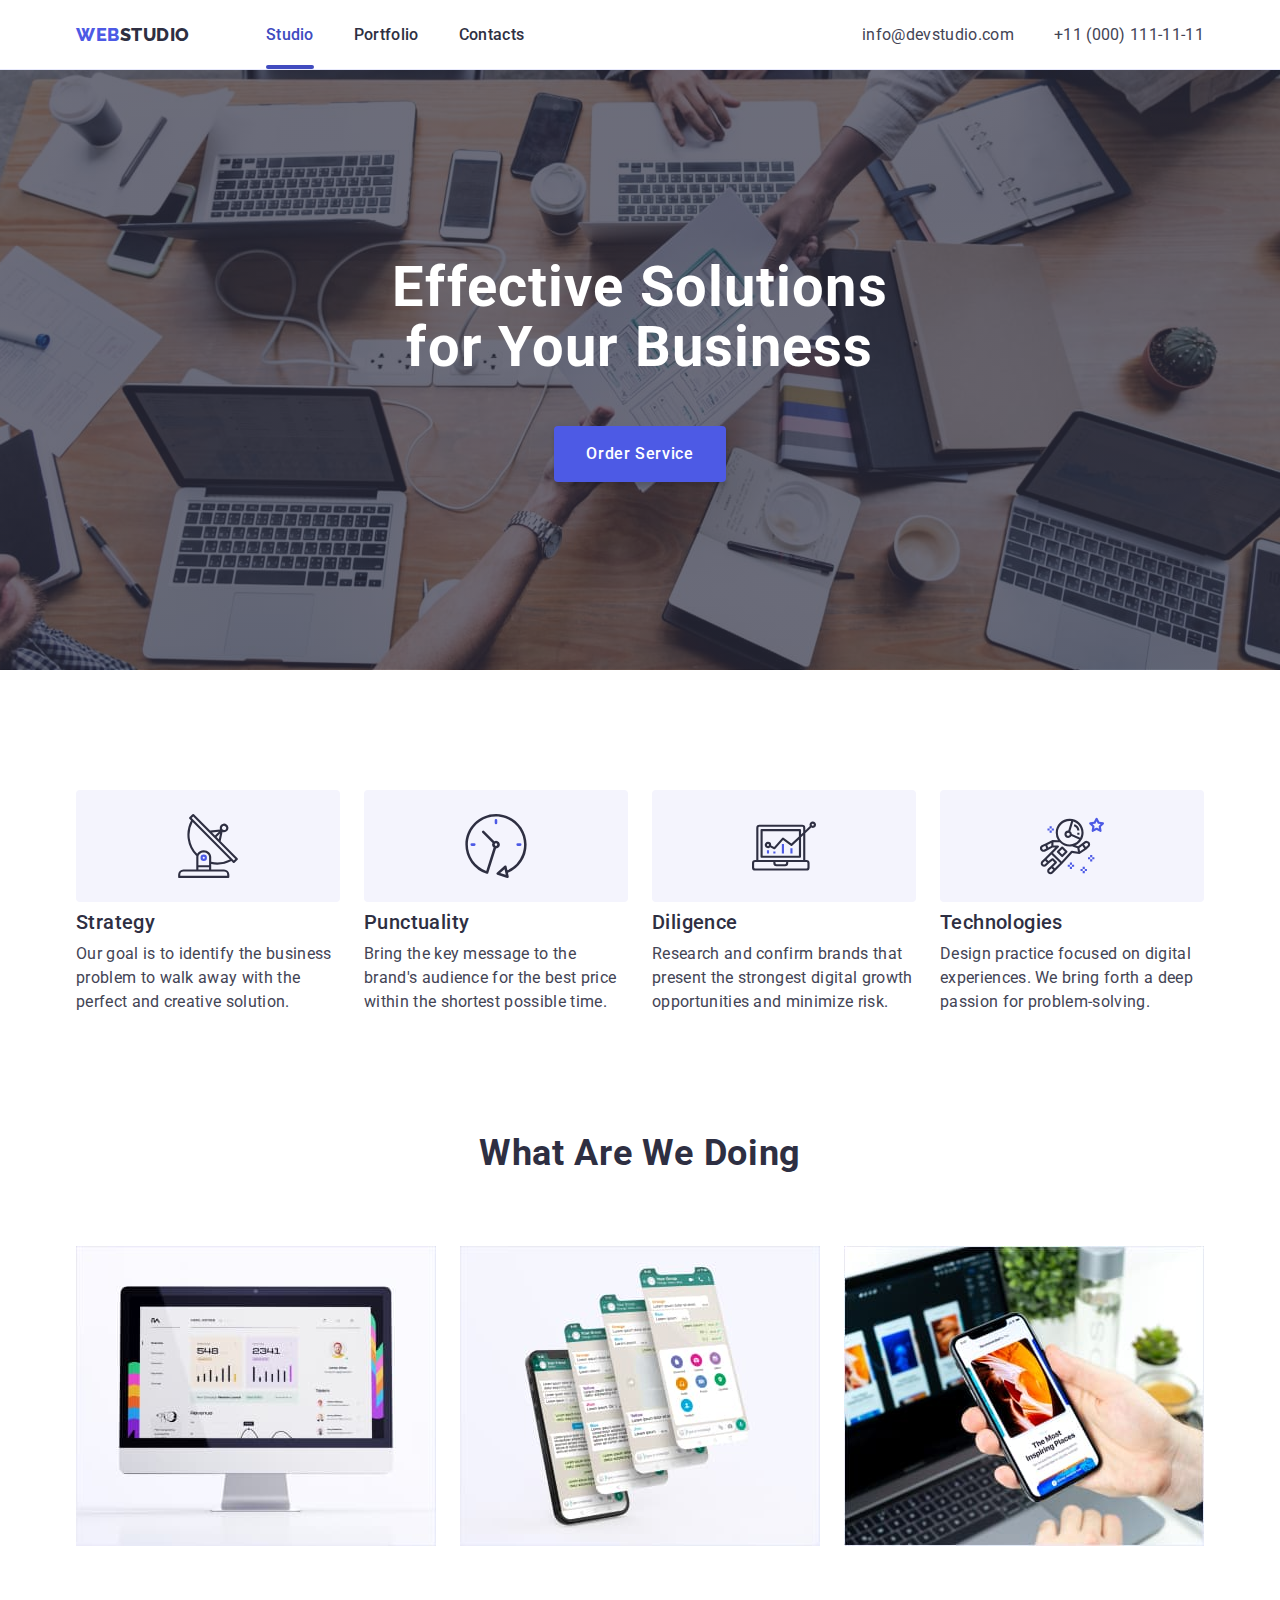
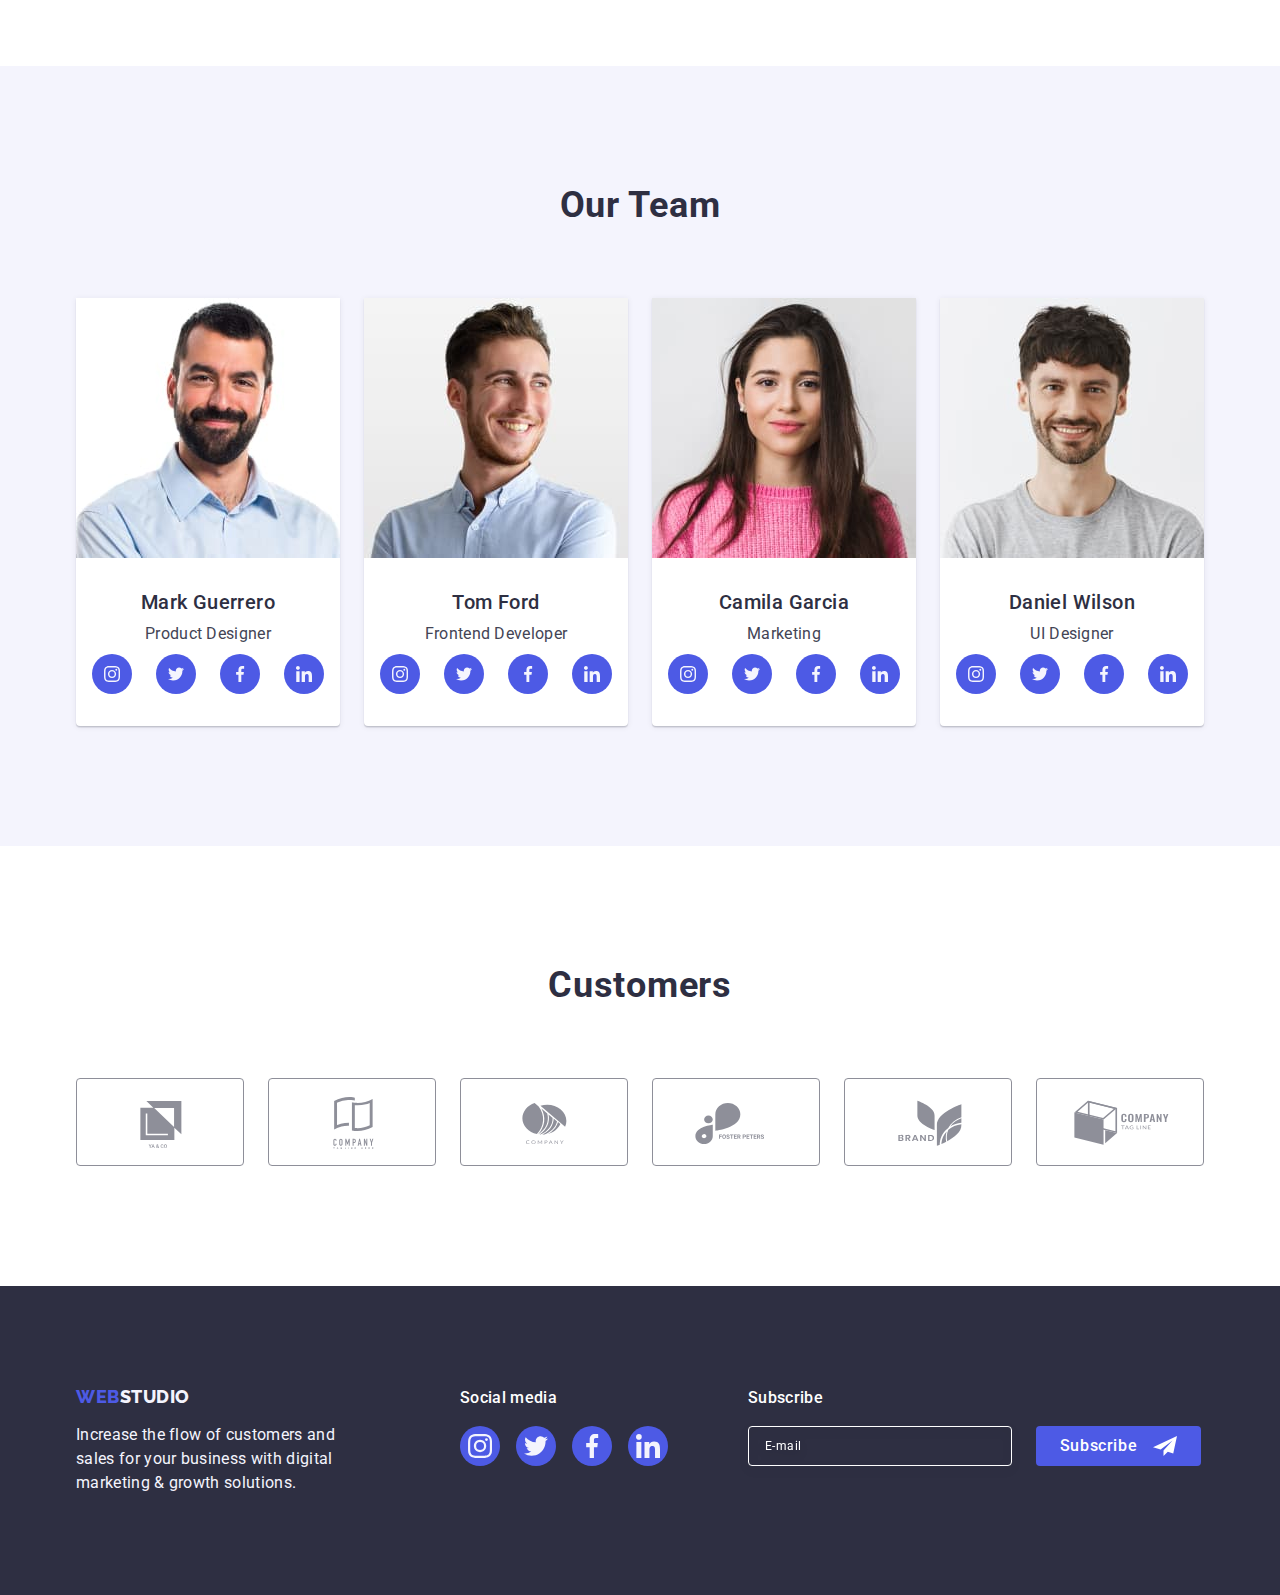
<file: index.html>
<!DOCTYPE html>
<html lang="en">
  <head>
    <meta charset="UTF-8" />
    <meta name="viewport" content="width=device-width, initial-scale=1.0" />
    <link rel="preconnect" href="https://fonts.googleapis.com" />
    <link rel="preconnect" href="https://fonts.gstatic.com" crossorigin />
    <link rel="stylesheet" href="https://fonts.googleapis.com/css2?family=Raleway:wght@800&family=Roboto:wght@400;500;700&display=swap" />
    <link rel="stylesheet" href="https://cdn.jsdelivr.net/npm/modern-normalize@2.0.0/modern-normalize.min.css" />
    <link rel="stylesheet" href="./css/styles.css" />
    <title>Main Page</title>
  </head>
  <body>
    <header class="header">
      <div class="container header-flex-container">
        <nav class="logo-flex-menu">
          <a href="./index.html" class="logo link">Web<span class="logo-span">Studio</span></a>
          <ul class="menu-flex list">
            <li><a class="navigation-link link current" href="./index.html">Studio</a></li>
            <li><a class="navigation-link link" href="./portfolio.html">Portfolio</a></li>
            <li><a class="navigation-link link" href="">Contacts</a></li>
          </ul>
        </nav>
        <address>
          <ul class="address-flex list">
            <li><a class="address-link link" href="mailto:info@devstudio.com">info@devstudio.com</a></li>
            <li><a class="address-link link" href="tel:+110001111111">+11 (000) 111-11-11</a></li>
          </ul>
        </address>
      </div>
    </header>
    <main>
      <!--       
      HERO
      -->
      <section class="hero">
        <div class="container">
          <h1 class="hero-header">
            Effective Solutions <br />
            for Your Business
          </h1>
          <button type="button" class="hero-button" data-modal-open>Order Service</button>
        </div>
      </section>
      <!--       
        Section 2 
      -->
      <section class="section-two">
        <div class="container">
          <h2 class="visually-hidden">Our Strategy Punctuality Diligence Technologies</h2>
          <ul class="section-two-container list">
            <li class="section-two-item">
              <div class="li-icon">
                <svg class="section-two-icon" width="64" height="64">
                  <use href="./images/icons.svg#icon-1-antenna"></use>
                </svg>
              </div>
              <h3 class="section-two-header">Strategy</h3>
              <p class="section-two-paragraph">Our goal is to identify the business problem to walk away with the perfect and creative solution.</p>
            </li>
            <li class="section-two-item">
              <div class="li-icon">
                <svg class="section-two-icon" width="64" height="64">
                  <use href="./images/icons.svg#icon-1-clock"></use>
                </svg>
              </div>
              <h3 class="section-two-header">Punctuality</h3>
              <p class="section-two-paragraph">Bring the key message to the brand's audience for the best price within the shortest possible time.</p>
            </li>
            <li class="section-two-item">
              <div class="li-icon">
                <svg class="section-two-icon" width="64" height="64">
                  <use href="./images/icons.svg#icon-1-diagram"></use>
                </svg>
              </div>
              <h3 class="section-two-header">Diligence</h3>
              <p class="section-two-paragraph">
                Research and confirm brands that present the strongest digital growth opportunities and minimize risk.
              </p>
            </li>
            <li class="section-two-item">
              <div class="li-icon">
                <svg class="section-two-icon" width="64" height="64">
                  <use href="./images/icons.svg#icon-1-astronaut"></use>
                </svg>
              </div>
              <h3 class="section-two-header">Technologies</h3>
              <p class="section-two-paragraph">Design practice focused on digital experiences. We bring forth a deep passion for problem-solving.</p>
            </li>
          </ul>
        </div>
      </section>
      <!--             
        Section 3 
      -->
      <section class="section-three">
        <div class="container">
          <h2 class="text-h-two">What are we doing</h2>
          <ul class="three-f-container list">
            <li class="three-item"><img src="./images/squoosh_what_are_we_doing_image_1.jpg" alt="computer screen" width="360" height="300" /></li>
            <li class="three-item"><img src="./images/squoosh_what_are_we_doing_image_2.jpg" alt="smartphone" width="360" height="300" /></li>
            <li class="three-item">
              <img src="./images/squoosh_what_are_we_doing_image_3.jpg" alt="smartphone and laptop" width="360" height="300" />
            </li>
          </ul>
        </div>
      </section>
      <!--             
      TEAM 
      -->
      <section class="team">
        <div class="container">
          <h2 class="text-h-two">Our Team</h2>
          <ul class="team-f-container list">
            <li class="teammate">
              <img src="./images/squoosh_foto_mark.jpg" alt="mark" width="264" />
              <div class="teammate-div">
                <h3 class="section-team-header">Mark Guerrero</h3>
                <p class="section-team-paragraph">Product Designer</p>
                <ul class="teammate-social-list list">
                  <li class="teammate-item">
                    <a class="teammate-item-link link" href="" target="_blank" rel="noopener noreferrer">
                      <svg class="teammate-icon" width="16" height="16">
                        <use href="./images/icons.svg#icon-2-instagram"></use>
                      </svg>
                    </a>
                  </li>
                  <li class="teammate-item">
                    <a class="teammate-item-link link" href="" target="_blank" rel="noopener noreferrer">
                      <svg class="teammate-icon" width="16" height="16">
                        <use href="./images/icons.svg#icon-2-twitter"></use>
                      </svg>
                    </a>
                  </li>
                  <li class="teammate-item">
                    <a class="teammate-item-link link" href="" target="_blank" rel="noopener noreferrer">
                      <svg class="teammate-icon" width="16" height="16">
                        <use href="./images/icons.svg#icon-2-facebook"></use>
                      </svg>
                    </a>
                  </li>
                  <li class="teammate-item">
                    <a class="teammate-item-link link" href="" target="_blank" rel="noopener noreferrer">
                      <svg class="teammate-icon" width="16" height="16">
                        <use href="./images/icons.svg#icon-2-linkedin"></use>
                      </svg>
                    </a>
                  </li>
                </ul>
              </div>
            </li>
            <li class="teammate">
              <img src="./images/squoosh_foto_tom.jpg" alt="tom" width="264" />
              <div class="teammate-div">
                <h3 class="section-team-header">Tom Ford</h3>
                <p class="section-team-paragraph">Frontend Developer</p>
                <ul class="teammate-social-list list">
                  <li class="teammate-item">
                    <a class="teammate-item-link link" href="" target="_blank" rel="noopener noreferrer">
                      <svg class="teammate-icon" width="16" height="16">
                        <use href="./images/icons.svg#icon-2-instagram"></use>
                      </svg>
                    </a>
                  </li>
                  <li class="teammate-item">
                    <a class="teammate-item-link link" href="" target="_blank" rel="noopener noreferrer">
                      <svg class="teammate-icon" width="16" height="16">
                        <use href="./images/icons.svg#icon-2-twitter"></use>
                      </svg>
                    </a>
                  </li>
                  <li class="teammate-item">
                    <a class="teammate-item-link link" href="" target="_blank" rel="noopener noreferrer">
                      <svg class="teammate-icon" width="16" height="16">
                        <use href="./images/icons.svg#icon-2-facebook"></use>
                      </svg>
                    </a>
                  </li>
                  <li class="teammate-item">
                    <a class="teammate-item-link link" href="" target="_blank" rel="noopener noreferrer">
                      <svg class="teammate-icon" width="16" height="16">
                        <use href="./images/icons.svg#icon-2-linkedin"></use>
                      </svg>
                    </a>
                  </li>
                </ul>
              </div>
            </li>
            <li class="teammate">
              <img src="./images/squoosh_foto_camila.jpg" alt="camila" width="264" />
              <div class="teammate-div">
                <h3 class="section-team-header">Camila Garcia</h3>
                <p class="section-team-paragraph">Marketing</p>
                <ul class="teammate-social-list list">
                  <li class="teammate-item">
                    <a class="teammate-item-link link" href="" target="_blank" rel="noopener noreferrer">
                      <svg class="teammate-icon" width="16" height="16">
                        <use href="./images/icons.svg#icon-2-instagram"></use>
                      </svg>
                    </a>
                  </li>
                  <li class="teammate-item">
                    <a class="teammate-item-link link" href="" target="_blank" rel="noopener noreferrer">
                      <svg class="teammate-icon" width="16" height="16">
                        <use href="./images/icons.svg#icon-2-twitter"></use>
                      </svg>
                    </a>
                  </li>
                  <li class="teammate-item">
                    <a class="teammate-item-link link" href="" target="_blank" rel="noopener noreferrer">
                      <svg class="teammate-icon" width="16" height="16">
                        <use href="./images/icons.svg#icon-2-facebook"></use>
                      </svg>
                    </a>
                  </li>
                  <li class="teammate-item">
                    <a class="teammate-item-link link" href="" target="_blank" rel="noopener noreferrer">
                      <svg class="teammate-icon" width="16" height="16">
                        <use href="./images/icons.svg#icon-2-linkedin"></use>
                      </svg>
                    </a>
                  </li>
                </ul>
              </div>
            </li>
            <li class="teammate">
              <img src="./images/squoosh_foto_daniel.jpg" alt="daniel" width="264" />
              <div class="teammate-div">
                <h3 class="section-team-header">Daniel Wilson</h3>
                <p class="section-team-paragraph">UI Designer</p>
                <ul class="teammate-social-list list">
                  <li class="teammate-item">
                    <a class="teammate-item-link link" href="" target="_blank" rel="noopener noreferrer">
                      <svg class="teammate-icon" width="16" height="16">
                        <use href="./images/icons.svg#icon-2-instagram"></use>
                      </svg>
                    </a>
                  </li>
                  <li class="teammate-item">
                    <a class="teammate-item-link link" href="" target="_blank" rel="noopener noreferrer">
                      <svg class="teammate-icon" width="16" height="16">
                        <use href="./images/icons.svg#icon-2-twitter"></use>
                      </svg>
                    </a>
                  </li>
                  <li class="teammate-item">
                    <a class="teammate-item-link link" href="" target="_blank" rel="noopener noreferrer">
                      <svg class="teammate-icon" width="16" height="16">
                        <use href="./images/icons.svg#icon-2-facebook"></use>
                      </svg>
                    </a>
                  </li>
                  <li class="teammate-item">
                    <a class="teammate-item-link link" href="" target="_blank" rel="noopener noreferrer">
                      <svg class="teammate-icon" width="16" height="16">
                        <use href="./images/icons.svg#icon-2-linkedin"></use>
                      </svg>
                    </a>
                  </li>
                </ul>
              </div>
            </li>
          </ul>
        </div>
      </section>
      <!-- SECTION 5 -->
      <section class="customers">
        <div class="container">
          <h2 class="text-h-two">Customers</h2>
          <ul class="customers-list list">
            <li class="customers-item">
              <a class="customers-link link" href="" target="_blank" rel="noopener noreferrer">
                <svg class="customers-icon" width="104" height="56">
                  <use href="./images/icons.svg#icon-logo1"></use>
                </svg>
              </a>
            </li>
            <li class="customers-item">
              <a class="customers-link link" href="" target="_blank" rel="noopener noreferrer">
                <svg class="customers-icon" width="104" height="56">
                  <use href="./images/icons.svg#icon-logo2"></use>
                </svg>
              </a>
            </li>
            <li class="customers-item">
              <a class="customers-link link" href="" target="_blank" rel="noopener noreferrer">
                <svg class="customers-icon" width="104" height="56">
                  <use href="./images/icons.svg#icon-logo3"></use>
                </svg>
              </a>
            </li>
            <li class="customers-item">
              <a class="customers-link link" href="" target="_blank" rel="noopener noreferrer">
                <svg class="customers-icon" width="104" height="56">
                  <use href="./images/icons.svg#icon-logo4"></use>
                </svg>
              </a>
            </li>
            <li class="customers-item">
              <a class="customers-link link" href="" target="_blank" rel="noopener noreferrer">
                <svg class="customers-icon" width="104" height="56">
                  <use href="./images/icons.svg#icon-logo5"></use>
                </svg>
              </a>
            </li>
            <li class="customers-item">
              <a class="customers-link link" href="" target="_blank" rel="noopener noreferrer">
                <svg class="customers-icon" width="104" height="56">
                  <use href="./images/icons.svg#icon-logo6"></use>
                </svg>
              </a>
            </li>
          </ul>
        </div>
      </section>
    </main>
    <!-- FOOTER -->
    <footer class="footer">
      <div class="container footer-flex-container">
        <div class="container-logo">
          <a href="./index.html" class="footer-logo link">Web<span class="footer-span">Studio</span></a>
          <p class="container-logo-paragraph">
            Increase the flow of customers and sales for your business with digital marketing & growth solutions.
          </p>
        </div>
        <div class="container-social-links">
          <p class="footer-social-media">Social media</p>
          <ul class="footer-flex-list list">
            <li class="footer-item">
              <a class="footer-item-link link" href="" target="_blank" rel="noopener noreferrer">
                <svg class="footer-icon" width="24" height="24">
                  <use href="./images/icons.svg#icon-footer-instagram"></use>
                </svg>
              </a>
            </li>
            <li class="footer-item">
              <a class="footer-item-link link" href="" target="_blank" rel="noopener noreferrer">
                <svg class="footer-icon" width="24" height="24">
                  <use href="./images/icons.svg#icon-footer-twitter"></use>
                </svg>
              </a>
            </li>
            <li class="footer-item">
              <a class="footer-item-link link" href="" target="_blank" rel="noopener noreferrer">
                <svg class="footer-icon" width="24" height="24">
                  <use href="./images/icons.svg#icon-footer-facebook"></use>
                </svg>
              </a>
            </li>
            <li class="footer-item">
              <a class="footer-item-link link" href="" target="_blank" rel="noopener noreferrer">
                <svg class="footer-icon" width="24" height="24">
                  <use href="./images/icons.svg#icon-footer-linkedin"></use>
                </svg>
              </a>
            </li>
          </ul>
        </div>
        <div class="container-subscribe-form">
          <p class="subscribe-header">Subscribe</p>
          <form class="subscribe-form">
            <label class="subscribe-lable-style">
              <input class="subscribe-input-style" type="email" name="subscribe" placeholder="E-mail" />
            </label>
            <button class="subscribe-button" type="submit">
              Subscribe
              <svg class="subscribe-icon" width="24" height="24">
                <use href="./images/icons.svg#icon-subscribe-button"></use>
              </svg>
            </button>
          </form>
        </div>
      </div>
    </footer>
    <div class="backdrop is-hidden" data-modal>
      <div class="modal-window-container">
        <button class="modal-button-close" type="button" data-modal-close>
          <svg class="icon-close" width="8" height="8">
            <use href="./images/icons.svg#icon-modal-button-close"></use>
          </svg>
        </button>
        <p class="modal-header">Leave your contacts and we will call you back</p>
        <form class="modal-form">
          <div class="modal-inputs-container">
            <label class="labels-style" for="user-name">Name</label>
            <div class="inputs-wrapper">
              <input class="inputs-style" type="text" name="user-name" id="user-name" />
              <svg class="inputs-icon" width="18" height="24">
                <use href="./images/icons.svg#icon-modal-person-black"></use>
              </svg>
            </div>
          </div>
          <div class="modal-inputs-container">
            <label class="labels-style" for="user-phone">Phone</label>
            <div class="inputs-wrapper">
              <input class="inputs-style" type="tel" name="user-phone" id="user-phone" />
              <svg class="inputs-icon" width="18" height="24">
                <use href="./images/icons.svg#icon-modal-phone-black"></use>
              </svg>
            </div>
          </div>
          <div class="modal-inputs-container">
            <label class="labels-style" for="user-email">Email</label>
            <div class="inputs-wrapper">
              <input class="inputs-style" type="email" name="user-email" id="user-email" />
              <svg class="inputs-icon" width="18" height="24">
                <use href="./images/icons.svg#icon-modal-email-black"></use>
              </svg>
            </div>
          </div>
          <div class="modal-comment-container">
            <label class="labels-style" for="user-comment">Comment</label>
            <textarea class="comment-style" name="user-comment" id="user-comment" placeholder="Text input"></textarea>
          </div>
          <div class="modal-checkbox-container">
            <input class="checkbox-input visually-hidden" type="checkbox" name="user-privacy" id="user-privacy" value="true" />
            <label class="checkbox-label-wrapper" for="user-privacy"
              ><span class="checkbox-icon-style"
                ><svg width="10" height="8"><use href="./images/icons.svg#icon-modal-privacy"></use></svg></span
              >I accept the terms and conditions of the&nbsp;<a class="a-style" href="">Privacy Policy</a>
            </label>
          </div>
          <button class="modal-button-send" type="submit">Send</button>
        </form>
      </div>
    </div>
    <script src="./js/modal.js"></script>
  </body>
</html>
</file>
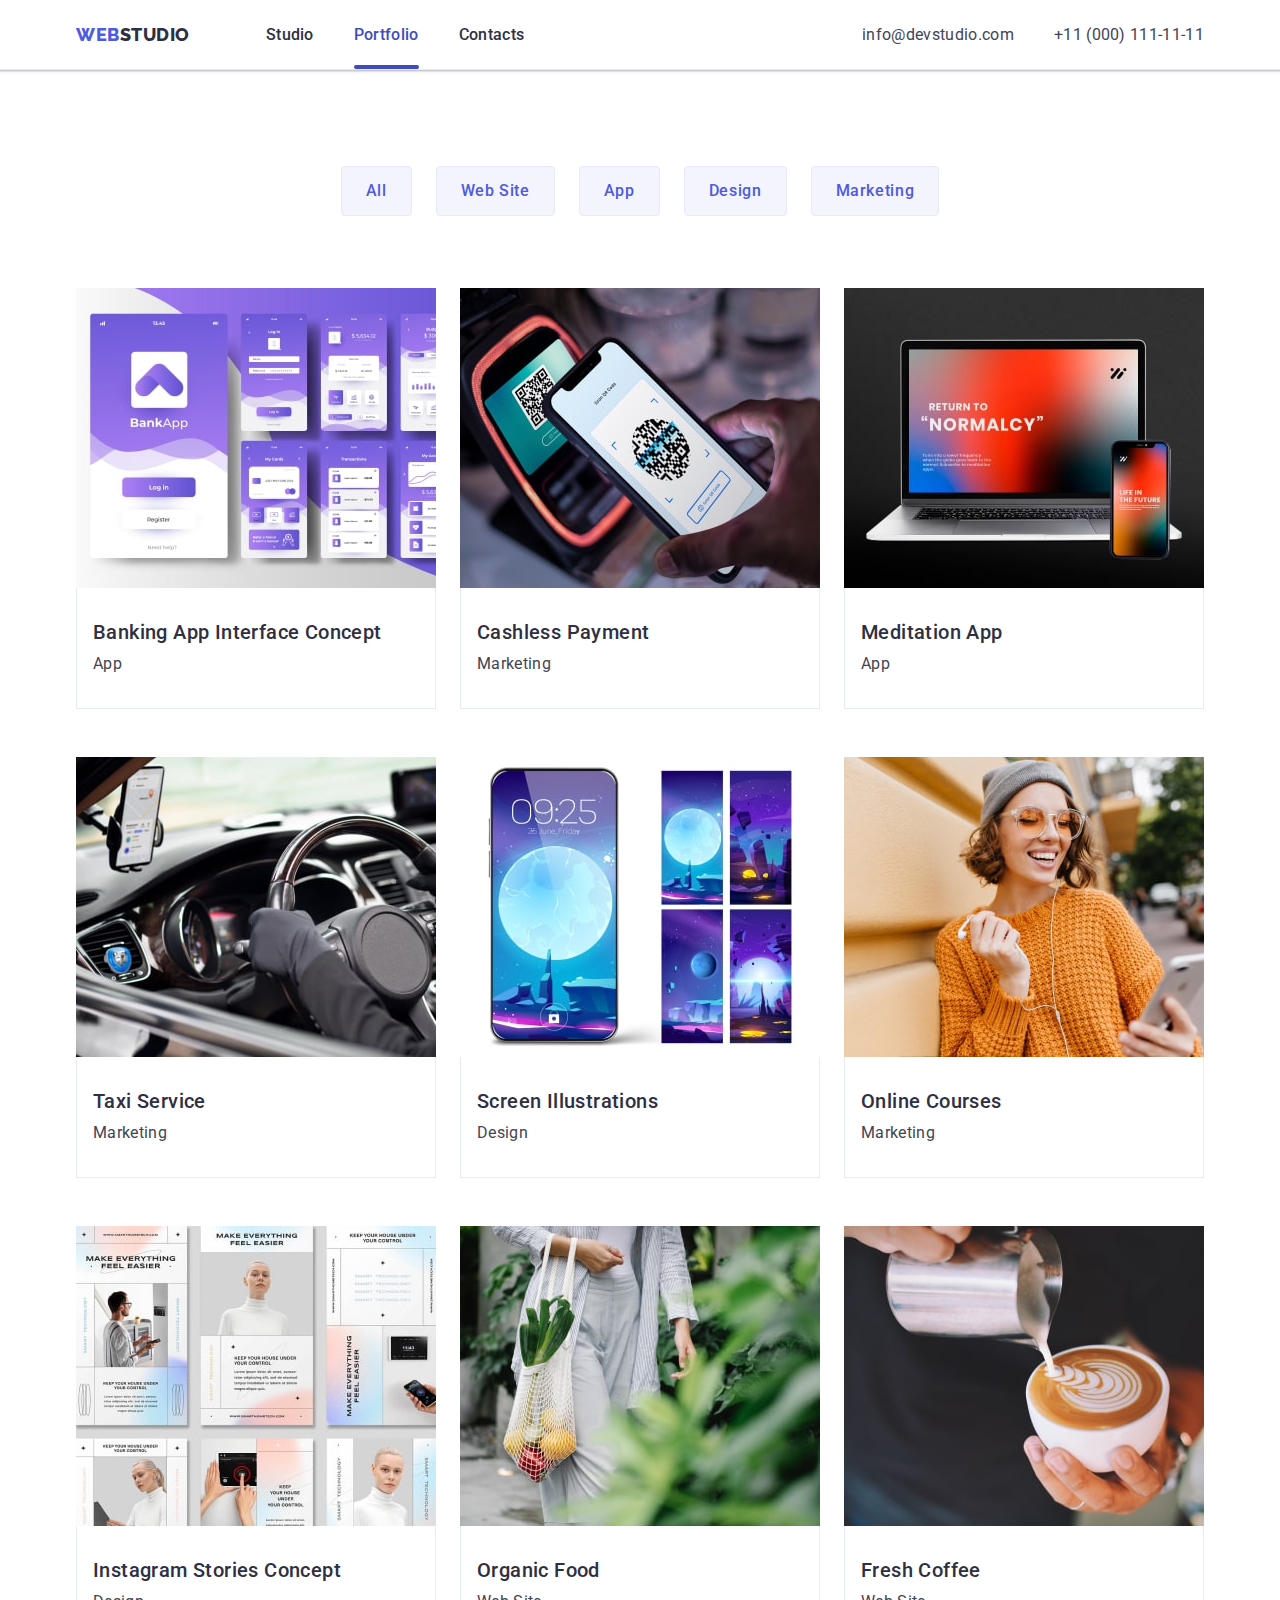
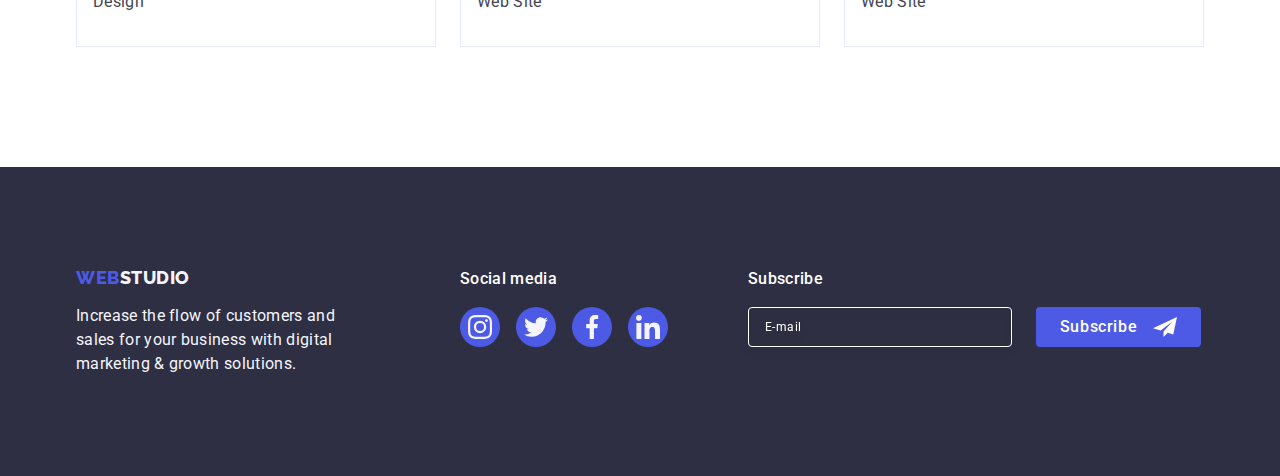
<file: portfolio.html>
<!DOCTYPE html>
<html lang="en">
  <head>
    <meta charset="UTF-8" />
    <meta name="viewport" content="width=device-width, initial-scale=1.0" />
    <link rel="preconnect" href="https://fonts.googleapis.com" />
    <link rel="preconnect" href="https://fonts.gstatic.com" crossorigin />
    <link rel="stylesheet" href="https://fonts.googleapis.com/css2?family=Raleway:wght@800&family=Roboto:wght@400;500;700&display=swap" />
    <link rel="stylesheet" href="https://cdn.jsdelivr.net/npm/modern-normalize@2.0.0/modern-normalize.min.css" />
    <link rel="stylesheet" href="./css/styles.css" />
    <title>Portfolio</title>
  </head>
  <body class="page-container">
    <header class="header">
      <div class="container header-flex-container">
        <nav class="logo-flex-menu">
          <a href="./index.html" class="logo link">Web<span class="logo-span">Studio</span></a>
          <ul class="menu-flex list">
            <li><a class="navigation-link link" href="./index.html">Studio</a></li>
            <li><a class="navigation-link link current" href="./portfolio.html">Portfolio</a></li>
            <li><a class="navigation-link link" href="">Contacts</a></li>
          </ul>
        </nav>
        <address>
          <ul class="address-flex list">
            <li><a class="address-link link" href="mailto:info@devstudio.com">info@devstudio.com</a></li>
            <li><a class="address-link link" href="tel:+110001111111">+11 (000) 111-11-11</a></li>
          </ul>
        </address>
      </div>
    </header>
    <main>
      <!--       
      PORTFOLIO-Progects
       -->
      <section class="container-padding">
        <div class="container">
          <h1 class="visually-hidden">Filter All WebSite App Desing Marketing</h1>
          <ul class="container-buttons list">
            <li><button class="filter-button" type="button">All</button></li>
            <li><button class="filter-button" type="button">Web Site</button></li>
            <li><button class="filter-button" type="button">App</button></li>
            <li><button class="filter-button" type="button">Design</button></li>
            <li><button class="filter-button" type="button">Marketing</button></li>
          </ul>
          <ul class="container-projects list">
            <li class="project-item">
              <a class="project-link link" href="" target="_blank" rel="noopener noreferrer">
                <div class="container-overlay">
                  <img src="./images/img_1-min.jpg" alt="img_1-min" width="360" />
                  <p class="container-overlay-paragraph">
                    14 Stylish and User-Friendly App Design Concepts · Task Manager App · Calorie Tracker App · Exotic Fruit Ecommerce App · Cloud
                    Storage App
                  </p>
                </div>
                <div class="border-under-image">
                  <h2 class="project-item-header">Banking App Interface Concept</h2>
                  <p class="project-item-paragraph">App</p>
                </div>
              </a>
            </li>
            <li class="project-item">
              <a class="project-link link" href="" target="_blank" rel="noopener noreferrer">
                <div class="container-overlay">
                  <img src="./images/img_2-min.jpg" alt="img_2-min" width="360" />
                  <p class="container-overlay-paragraph">
                    14 Stylish and User-Friendly App Design Concepts · Task Manager App · Calorie Tracker App · Exotic Fruit Ecommerce App · Cloud
                    Storage App
                  </p>
                </div>
                <div class="border-under-image">
                  <h2 class="project-item-header">Cashless Payment</h2>
                  <p class="project-item-paragraph">Marketing</p>
                </div>
              </a>
            </li>
            <li class="project-item">
              <a class="project-link link" href="" target="_blank" rel="noopener noreferrer">
                <div class="container-overlay">
                  <img src="./images/img_3-min.jpg" alt="img_3-min" width="360" />
                  <p class="container-overlay-paragraph">
                    14 Stylish and User-Friendly App Design Concepts · Task Manager App · Calorie Tracker App · Exotic Fruit Ecommerce App · Cloud
                    Storage App
                  </p>
                </div>
                <div class="border-under-image">
                  <h2 class="project-item-header">Meditation App</h2>
                  <p class="project-item-paragraph">App</p>
                </div>
              </a>
            </li>
            <li class="project-item">
              <a class="project-link link" href="" target="_blank" rel="noopener noreferrer">
                <div class="container-overlay">
                  <img src="./images/img_4-min.jpg" alt="img_4-min" width="360" />
                  <p class="container-overlay-paragraph">
                    14 Stylish and User-Friendly App Design Concepts · Task Manager App · Calorie Tracker App · Exotic Fruit Ecommerce App · Cloud
                    Storage App
                  </p>
                </div>
                <div class="border-under-image">
                  <h2 class="project-item-header">Taxi Service</h2>
                  <p class="project-item-paragraph">Marketing</p>
                </div>
              </a>
            </li>
            <li class="project-item">
              <a class="project-link link" href="" target="_blank" rel="noopener noreferrer">
                <div class="container-overlay">
                  <img src="./images/img_5-min.jpg" alt="img_5-min" width="360" />
                  <p class="container-overlay-paragraph">
                    14 Stylish and User-Friendly App Design Concepts · Task Manager App · Calorie Tracker App · Exotic Fruit Ecommerce App · Cloud
                    Storage App
                  </p>
                </div>
                <div class="border-under-image">
                  <h2 class="project-item-header">Screen Illustrations</h2>
                  <p class="project-item-paragraph">Design</p>
                </div>
              </a>
            </li>
            <li class="project-item">
              <a class="project-link link" href="" target="_blank" rel="noopener noreferrer">
                <div class="container-overlay">
                  <img src="./images/img_6-min.jpg" alt="img_6-min" width="360" />
                  <p class="container-overlay-paragraph">
                    14 Stylish and User-Friendly App Design Concepts · Task Manager App · Calorie Tracker App · Exotic Fruit Ecommerce App · Cloud
                    Storage App
                  </p>
                </div>
                <div class="border-under-image">
                  <h2 class="project-item-header">Online Courses</h2>
                  <p class="project-item-paragraph">Marketing</p>
                </div>
              </a>
            </li>
            <li class="project-item">
              <a class="project-link link" href="" target="_blank" rel="noopener noreferrer">
                <div class="container-overlay">
                  <img src="./images/img_7-min.jpg" alt="img_7-min" width="360" />
                  <p class="container-overlay-paragraph">
                    14 Stylish and User-Friendly App Design Concepts · Task Manager App · Calorie Tracker App · Exotic Fruit Ecommerce App · Cloud
                    Storage App
                  </p>
                </div>
                <div class="border-under-image">
                  <h2 class="project-item-header">Instagram Stories Concept</h2>
                  <p class="project-item-paragraph">Design</p>
                </div>
              </a>
            </li>
            <li class="project-item">
              <a class="project-link link" href="" target="_blank" rel="noopener noreferrer">
                <div class="container-overlay">
                  <img src="./images/img_8-min.jpg" alt="img_8-min" width="360" />
                  <p class="container-overlay-paragraph">
                    14 Stylish and User-Friendly App Design Concepts · Task Manager App · Calorie Tracker App · Exotic Fruit Ecommerce App · Cloud
                    Storage App
                  </p>
                </div>
                <div class="border-under-image">
                  <h2 class="project-item-header">Organic Food</h2>
                  <p class="project-item-paragraph">Web Site</p>
                </div>
              </a>
            </li>
            <li class="project-item">
              <a class="project-link link" href="" target="_blank" rel="noopener noreferrer">
                <div class="container-overlay">
                  <img src="./images/img_9-min.jpg" alt="img_9-min" width="360" />
                  <p class="container-overlay-paragraph">
                    14 Stylish and User-Friendly App Design Concepts · Task Manager App · Calorie Tracker App · Exotic Fruit Ecommerce App · Cloud
                    Storage App
                  </p>
                </div>
                <div class="border-under-image">
                  <h2 class="project-item-header">Fresh Coffee</h2>
                  <p class="project-item-paragraph">Web Site</p>
                </div>
              </a>
            </li>
          </ul>
        </div>
      </section>
    </main>
    <!-- 
FOOTER
 -->
    <footer class="footer">
      <div class="container footer-flex-container">
        <div class="container-logo">
          <a href="./index.html" class="footer-logo link">Web<span class="footer-span">Studio</span></a>
          <p class="container-logo-paragraph">
            Increase the flow of customers and sales for your business with digital marketing & growth solutions.
          </p>
        </div>
        <div class="container-social-links">
          <p class="footer-social-media">Social media</p>
          <ul class="footer-flex-list list">
            <li class="footer-item">
              <a class="footer-item-link link" href="" target="_blank" rel="noopener noreferrer">
                <svg class="footer-icon" width="24" height="24">
                  <use href="./images/icons.svg#icon-footer-instagram"></use>
                </svg>
              </a>
            </li>
            <li class="footer-item">
              <a class="footer-item-link link" href="" target="_blank" rel="noopener noreferrer">
                <svg class="footer-icon" width="24" height="24">
                  <use href="./images/icons.svg#icon-footer-twitter"></use>
                </svg>
              </a>
            </li>
            <li class="footer-item">
              <a class="footer-item-link link" href="" target="_blank" rel="noopener noreferrer">
                <svg class="footer-icon" width="24" height="24">
                  <use href="./images/icons.svg#icon-footer-facebook"></use>
                </svg>
              </a>
            </li>
            <li class="footer-item">
              <a class="footer-item-link link" href="" target="_blank" rel="noopener noreferrer">
                <svg class="footer-icon" width="24" height="24">
                  <use href="./images/icons.svg#icon-footer-linkedin"></use>
                </svg>
              </a>
            </li>
          </ul>
        </div>
        <div class="container-subscribe-form">
          <p class="subscribe-header">Subscribe</p>
          <form class="subscribe-form">
            <label class="subscribe-lable-style">
              <input class="subscribe-input-style" type="email" name="subscribe" placeholder="E-mail" />
            </label>
            <button class="subscribe-button" type="submit">
              Subscribe
              <svg class="subscribe-icon" width="24" height="24">
                <use href="./images/icons.svg#icon-subscribe-button"></use>
              </svg>
            </button>
          </form>
        </div>
      </div>
    </footer>
  </body>
</html>
</file>
<file: css/styles.css>
:root {
  --iris: #4d5ae5;
  --ocean: #404bbf;
  --navyblue: #2e2f42;
  --slate: #434455;
  --cornflower: #e7e9fc;
  --cloud: #f4f4fd;
  --green: #31d0aa;
  --white: #ffffff;
  --lightslate: #8e8f99;
  --dairy: #fcfcfc;
  --navyblue-modal: rgba(46, 47, 66, 0.4);
}
p,
h1,
h2,
h3,
h4,
h5,
h6 {
  margin-top: 0;
  margin-bottom: 0;
}
ol,
ul {
  margin-top: 0;
  margin-bottom: 0;
  padding-left: 0;
  list-style-type: none;
}
img {
  display: block;
  max-width: 100%;
  height: auto;
}
a {
  text-decoration: none;
}
button {
  padding: 0;
  outline: transparent;
  cursor: pointer;
  border: none;
  font-family: inherit;
  color: currentColor;
}
input {
  font-family: inherit;
}
fieldset {
  padding: 0;
  margin: 0;
  border: none;
}
body {
  font-family: "Roboto", sans-serif;
  color: var(--slate);
  background-color: var(--white);
}
.visually-hidden {
  position: absolute;
  width: 1px;
  height: 1px;
  margin: -1px;
  border: 0;
  padding: 0;
  white-space: nowrap;
  clip-path: inset(100%);
  clip: rect(0 0 0 0);
  overflow: hidden;
}
/* .page-container {
  min-height: 100vh;
  display: flex;
  flex-direction: column;
}
main {
  flex-grow: 1;
} */
.link {
  text-decoration: none;
}
.list {
  list-style-type: none;
}

/*--------------------HEADER----------------*/
.header {
  border-bottom: 1px solid var(--cornflower);
  box-shadow: 0px 1px 6px 0px rgba(46, 47, 66, 0.08), 0px 1px 1px 0px rgba(46, 47, 66, 0.16), 0px 2px 1px 0px rgba(46, 47, 66, 0.08);
}
.header-flex-container {
  display: flex;
  align-items: center;
}
.logo-flex-menu {
  display: flex;
  align-items: center;
  flex-grow: 1;
}
.menu-flex {
  display: flex;
  gap: 40px;
}
.address-flex {
  display: flex;
  gap: 40px;
  align-items: center;
  font-style: normal;
}
.logo {
  padding: 24px 0;
  color: var(--iris);
  font-size: 18px;
  font-family: "Raleway", sans-serif;
  font-weight: 800;
  line-height: 1.17;
  letter-spacing: 0.03em;
  text-transform: uppercase;
  margin-right: 76px;
}
.logo-span {
  color: var(--navyblue);
}
.navigation-link {
  position: relative;
  color: var(--navyblue);
  font-size: 16px;
  font-weight: 500;
  line-height: 1.5;
  letter-spacing: 0.02em;
  padding: 24px 0;
  transition: color 250ms cubic-bezier(0.4, 0, 0.2, 1);
}
.navigation-link:hover::after,
.navigation-link:focus::after {
  position: absolute;
  content: "";
  left: 0;
  bottom: -1px;
  width: 100%;
  height: 4px;
  background-color: var(--ocean);
  border-radius: 2px;
}
.current {
  position: relative;
  color: var(--ocean);
}
.current::after {
  position: absolute;
  content: "";
  left: 0;
  bottom: -1px;
  width: 100%;
  height: 4px;
  background-color: var(--ocean);
  border-radius: 2px;
}
.address-link {
  color: var(--slate);
  font-size: 16px;
  line-height: 1.5;
  letter-spacing: 0.02em;
  transition: color 250ms cubic-bezier(0.4, 0, 0.2, 1);
}
.navigation-link:hover,
.navigation-link:focus,
.address-link:hover,
.address-link:focus {
  color: var(--ocean);
}

/*--------------MAIN PAGE-HERO----------*/
.container {
  width: 100%;
  max-width: 1158px;
  padding-left: 15px;
  padding-right: 15px;
  margin: 0 auto;
}
.hero {
  margin: 0 auto;
  max-width: 1440px;
  background-color: var(--navyblue);
  padding-top: 188px;
  padding-bottom: 188px;
  background-image: linear-gradient(rgba(46, 47, 66, 0.7), rgba(46, 47, 66, 0.7)), url(../images/hero-bg.jpg);
  background-repeat: no-repeat;
  background-position: center;
  background-size: cover;
}
.hero-header {
  color: var(--white);
  font-size: 56px;
  font-weight: 700;
  line-height: 1.07;
  letter-spacing: 0.02em;
  text-align: center;
  max-width: 496px;
  margin: 0 auto;
  margin-bottom: 48px;
}
.hero-button {
  color: var(--white);
  font-size: 16px;
  font-weight: 500;
  line-height: 1.5;
  letter-spacing: 0.04em;
  background-color: var(--iris);
  padding: 16px 32px;
  display: block;
  margin: 0 auto;
  min-width: 169px;
  height: 56px;
  border: none;
  border-radius: 4px;
  background: var(--iris);
  box-shadow: 0px 4px 4px 0px rgba(0, 0, 0, 0.15);
  transition: background-color 250ms cubic-bezier(0.4, 0, 0.2, 1);
}
.hero-button:hover,
.hero-button:focus,
.modal-button-send:hover,
.modal-button-send:focus {
  background-color: var(--ocean);
}

/* ----------  SECTION TWO ----------------------*/
.section-two {
  padding: 120px 0;
}
.section-two-container {
  display: flex;
  gap: 24px;
}
.section-two-item {
  width: calc((100% - 72px) / 4);
}
.li-icon {
  width: 264px;
  height: 112px;
  border-radius: 4px;
  background: var(--cloud);
  display: flex;
  justify-content: center;
  align-items: center;
  margin-bottom: 8px;
}
.section-two-icon {
}

.section-two-paragraph,
.section-team-paragraph,
.project-item-paragraph {
  color: var(--slate);
  font-size: 16px;
  line-height: 1.5;
  letter-spacing: 0.02em;
}

/* ----------  SECTION THREE ----------------------*/
.section-three {
  padding-bottom: 120px;
}
.three-f-container {
  display: flex;
  gap: 24px;
}
.three-item {
  width: calc((100% - 48) / 3);
}

/* -----------TEAM-----------------*/
.team {
  background-color: var(--cloud);
  padding-top: 120px;
  padding-bottom: 120px;
}
.team-f-container {
  display: flex;
  gap: 24px;
}
.teammate {
  background-color: var(--white);
  border-radius: 0px 0px 4px 4px;
  box-shadow: 0px 2px 1px 0px rgba(46, 47, 66, 0.08), 0px 1px 1px 0px rgba(46, 47, 66, 0.16), 0px 1px 6px 0px rgba(46, 47, 66, 0.08);
}
.teammate-div {
  text-align: center;
  padding: 32px 0;
}
.teammate-social-list {
  display: flex;
  gap: 24px;
  justify-content: center;
  align-items: center;
  margin-top: 8px;
}
.teammate-item {
  width: 40px;
  height: 40px;
}
.teammate-item-link {
  display: block;
  width: 100%;
  height: 100%;
  border-radius: 50%;
  background-color: var(--iris);
  display: flex;
  justify-content: center;
  align-items: center;
  transition: background-color 250ms cubic-bezier(0.4, 0, 0.2, 1);
}
.teammate-item-link:hover,
.teammate-item-link:focus {
  background-color: var(--ocean);
}
.teammate-icon {
  fill: var(--cloud);
}

/* ------------------ SECTION FIVE --------------------- */
.customers {
  padding: 120px 0;
}
.customers-list {
  display: flex;
  gap: 24px;
  justify-content: space-between;
  align-items: center;
}
.customers-item {
  width: calc((100% - 24px * 5) / 6);
  height: 88px;
}
.customers-link {
  display: block;
  width: 100%;
  height: 100%;
  border: 1px solid var(--lightslate);
  border-radius: 4px;
  display: flex;
  justify-content: center;
  align-items: center;
  color: var(--lightslate);
  transition: border-color 250ms cubic-bezier(0.4, 0, 0.2, 1), color 250ms cubic-bezier(0.4, 0, 0.2, 1);
}
.customers-link:hover,
.customers-link:focus {
  color: var(--ocean);
  border-color: var(--ocean);
}
.customers-icon,
.subscribe-icon {
  fill: currentColor;
}
/*--------------OTHER TEXT----------*/
.text-h-two {
  color: var(--navyblue);
  font-size: 36px;
  font-weight: 700;
  line-height: 1.11;
  letter-spacing: 0.02em;
  text-transform: capitalize;
  text-align: center;
  margin-bottom: 72px;
}
.section-two-header,
.section-team-header,
.project-item-header {
  color: var(--navyblue);
  font-size: 20px;
  font-weight: 500;
  line-height: 1.2;
  letter-spacing: 0.02em;
  margin-bottom: 8px;
}

/*----------------------FOOTER----------------*/
.footer {
  background-color: var(--navyblue);
  padding: 100px 0;
}
.footer-flex-container {
  display: flex;
  align-items: baseline;
}
.container-logo {
  margin-right: 120px;
  max-width: 264px;
}
.container-logo-paragraph {
  color: var(--cloud);
  font-size: 16px;
  line-height: 1.5;
  letter-spacing: 0.02em;
}
.container-social-links {
  margin-right: 80px;
}
.container-item {
}
.footer-social-media {
  color: var(--white);
  font-size: 16px;
  font-weight: 500;
  line-height: 1.5;
  letter-spacing: 0.02em;
  margin-bottom: 16px;
}
.footer-flex-list {
  display: flex;
  gap: 16px;
}
.footer-item {
  width: 40px;
  height: 40px;
}
.footer-item-link {
  display: flex;
  justify-content: center;
  align-items: center;
  width: 100%;
  height: 100%;
  border-radius: 50%;
  background-color: var(--iris);
  transition: background-color 250ms cubic-bezier(0.4, 0, 0.2, 1);
}
.footer-item-link:hover,
.footer-item-link:focus {
  background-color: var(--green);
}
.footer-icon {
  fill: var(--cloud);
}
/* .footer-item-link:is(:hover, :focus) .footer-item-icon {
  fill: ;
} */

.footer-logo {
  display: inline-block;
  margin-bottom: 16px;
  color: var(--iris);
  font-size: 18px;
  font-family: "Raleway", sans-serif;
  font-weight: 800;
  line-height: 1.17;
  letter-spacing: 0.03em;
  text-transform: uppercase;
}
.footer-span {
  color: var(--cloud);
}

.container-subscribe-form {
}
.subscribe-header {
  color: var(--white);
  font-size: 16px;
  font-weight: 500;
  line-height: 1.5;
  letter-spacing: 0.02em;
  margin-bottom: 16px;
}
.subscribe-form {
  display: flex;
  gap: 24px;
}
.subscribe-lable-style {
}
.subscribe-input-style {
  width: 264px;
  height: 40px;
  border: 1px solid var(--white);
  background-color: transparent;
  font-size: 12px;
  line-height: 1.5;
  letter-spacing: 0.04em;
  padding-left: 16px;
  filter: drop-shadow(0px 4px 4px rgba(0, 0, 0, 0.15));
  border-radius: 4px;
  color: var(--white);
}
.subscribe-input-style::placeholder {
  color: var(--white);
}
.subscribe-button {
  min-width: 165px;
  height: 40px;
  display: flex;
  justify-content: center;
  align-items: center;
  font-family: "Roboto", sans-serif;
  color: var(--white);
  font-size: 16px;
  font-weight: 500;
  line-height: 1.5;
  letter-spacing: 0.04em;
  background-color: var(--iris);
  border-radius: 4px;
  transition: background-color 250ms cubic-bezier(0.4, 0, 0.2, 1);
}
.subscribe-button:hover,
.subscribe-button:focus {
  background-color: var(--ocean);
}
.subscribe-icon {
  margin-left: 16px;
}

/*---------- PORTFOLIO-Progects --------*/

.container-padding {
  padding: 96px 0 120px 0;
}
.container-buttons {
  display: flex;
  gap: 24px;
  justify-content: center;
  margin-bottom: 72px;
}
.filter-button {
  background-color: var(--cloud);
  color: var(--iris);
  text-align: center;
  font-family: "Roboto", sans-serif;
  font-size: 16px;
  font-weight: 500;
  line-height: 1.5;
  letter-spacing: 0.04em;
  padding: 12px 24px;
  border-radius: 4px;
  border: 1px solid var(--cornflower);
  background: var(--cloud);
  transition: color 250ms cubic-bezier(0.4, 0, 0.2, 1), background-color 250ms cubic-bezier(0.4, 0, 0.2, 1),
    border-color 250ms cubic-bezier(0.4, 0, 0.2, 1), box-shadow 250ms cubic-bezier(0.4, 0, 0.2, 1);
}
.filter-button:hover,
.filter-button:focus {
  color: var(--white);
  background-color: var(--ocean);
  border-color: transparent;
  box-shadow: 0px 2px 2px 0px rgba(0, 0, 0, 0.12), 0px 2px 1px 0px rgba(0, 0, 0, 0.08), 0px 3px 1px 0px rgba(0, 0, 0, 0.1);
}
.container-projects {
  flex-wrap: wrap;
  display: flex;
  row-gap: 48px;
  column-gap: 24px;
}
.project-item {
  flex-basis: calc((100% - 48) / 3);
  background: var(--white);
}
.project-link {
  display: block;
  width: 100%;
  transition: box-shadow 250ms cubic-bezier(0.4, 0, 0.2, 1);
}
.project-link:is(:hover, :focus) .container-overlay-paragraph {
  transform: translateY(0%);
}
.project-link:hover,
.project-link:focus {
  box-shadow: 0px 2px 1px 0px rgba(46, 47, 66, 0.08), 0px 1px 1px 0px rgba(46, 47, 66, 0.16), 0px 1px 6px 0px rgba(46, 47, 66, 0.08);
}
.container-overlay {
  position: relative;
  overflow: hidden;
  width: 360px;
}
.container-overlay-paragraph {
  position: absolute;
  width: 100%;
  height: 100%;
  top: 0;
  transform: translateY(100%);
  transition: transform 250ms cubic-bezier(0.4, 0, 0.2, 1);
  padding: 40px 32px;
  color: var(--cloud);
  background-color: var(--iris);
  font-size: 16px;
  line-height: 1.5;
  letter-spacing: 0.02em;
}
.border-under-image {
  border-right: 1px solid var(--cornflower);
  border-bottom: 1px solid var(--cornflower);
  border-left: 1px solid var(--cornflower);
  padding: 32px 16px;
}

/*  ------------------  M O D A L   W I N D O W */
.backdrop {
  position: fixed;
  top: 0;
  width: 100%;
  height: 100%;
  background-color: var(--navyblue-modal);
  transition: opacity 250ms cubic-bezier(0.4, 0, 0.2, 1), visibility 250ms cubic-bezier(0.4, 0, 0.2, 1);
}

.is-hidden {
  opacity: 0;
  visibility: hidden;
  pointer-events: none;
}

.modal-window-container {
  width: 408px;
  min-height: 584px;
  position: absolute;
  top: 50%;
  left: 50%;
  transform: translate(-50%, -50%) scale(1);
  transition: transform 250ms cubic-bezier(0.4, 0, 0.2, 1);
  border-radius: 4px;
  background-color: var(--dairy);
  box-shadow: 0px 2px 1px 0px rgba(0, 0, 0, 0.2), 0px 1px 3px 0px rgba(0, 0, 0, 0.12), 0px 1px 1px 0px rgba(0, 0, 0, 0.14);
  padding: 72px 24px 24px;
}

.backdrop.is-hidden .modal-window-container {
  transform: translate(-50%, -50%) scale(10);
}

.modal-button-close {
  position: absolute;
  width: 24px;
  height: 24px;
  display: flex;
  justify-content: center;
  align-items: center;
  background-color: var(--cornflower);
  top: 24px;
  right: 24px;
  border-radius: 50%;
  border: 1px solid rgba(0, 0, 0, 0.1);
  transition: background-color 250ms cubic-bezier(0.4, 0, 0.2, 1), border 250ms cubic-bezier(0.4, 0, 0.2, 1);
}

.icon-close {
  fill: var(--navyblue);
  transition: fill 250ms cubic-bezier(0.4, 0, 0.2, 1);
}

.modal-button-close:hover .icon-close,
.modal-button-close:focus .icon-close {
  fill: var(--white);
}

.modal-button-close:hover,
.modal-button-close:focus {
  border: none;
  background-color: var(--ocean);
}

.modal-header {
  color: var(--navyblue);
  text-align: center;
  font-size: 16px;
  font-weight: 500;
  line-height: 1.5;
  letter-spacing: 0.02em;
  margin-bottom: 16px;
}

.modal-inputs-container {
  margin-bottom: 8px;
}

.labels-style {
  display: block;
  font-size: 12px;
  line-height: 1.17; /* 116.667% */
  letter-spacing: 0.04em;
  color: var(--lightslate);
  margin-bottom: 4px;
}

.inputs-wrapper {
  position: relative;
  margin-bottom: 8px;
}

.inputs-style {
  width: 100%;
  height: 40px;
  border: 1px solid var(--navyblue-modal);
  border-radius: 4px;
  background-color: transparent;
  padding-left: 38px;
  outline: transparent;
  transition: border-color 250ms cubic-bezier(0.4, 0, 0.2, 1);
}
.inputs-icon {
  position: absolute;
  top: 50%;
  transform: translateY(-50%);
  left: 16px;
  transition: fill 250ms cubic-bezier(0.4, 0, 0.2, 1);
  fill: var(--navyblue);
}
.inputs-style:hover,
.inputs-style:focus {
  border-color: var(--iris);
}
.inputs-style:hover + .inputs-icon,
.inputs-style:focus + .inputs-icon {
  fill: var(--iris);
}
.inputs-icon:hover,
.inputs-icon:focus {
  fill: var(--iris);
}

.modal-comment-container {
  margin-bottom: 16px;
}
.comment-style {
  width: 100%;
  height: 120px;
  font-size: 12px;
  line-height: 1.17; /* 116.667% */
  letter-spacing: 0.04em;
  color: var(--navyblue-modal);
  border: 1px solid var(--navyblue-modal);
  border-radius: 4px;
  background-color: transparent;
  padding: 8px 16px;
  outline: transparent;
  resize: none;
  transition: border-color 250ms cubic-bezier(0.4, 0, 0.2, 1);
}

.comment-style:hover,
.comment-style:focus {
  border-color: var(--iris);
}
.comment-style:hover::placeholder,
.comment-style:focus::placeholder {
  opacity: 0;
}
.comment-style::placeholder {
  color: var(--navyblue-modal);
  font-size: 12px;
  line-height: 1.17; /* 116.667% */
  letter-spacing: 0.04em;
  margin-bottom: 16px;
}

.modal-checkbox-container {
  margin-bottom: 24px;
}
.checkbox-input {
  outline: transparent;
}
.checkbox-label-wrapper {
  /* display: flex;
  align-items: center; */
  font-size: 12px;
  line-height: 1.17; /* 116.667% */
  letter-spacing: 0.04em;
  color: var(--lightslate);
}

.checkbox-input:checked + .checkbox-label-wrapper .checkbox-icon-style {
  fill: var(--cloud);
  background-color: var(--ocean);
  border: none;
}

.checkbox-icon-style {
  display: inline-flex;
  justify-content: center;
  align-items: center;
  width: 16px;
  height: 16px;
  margin-right: 8px;
  border: 1px solid var(--navyblue-modal);
  border-radius: 2px;
  fill: transparent;
  transition: background-color 250ms cubic-bezier(0.4, 0, 0.2, 1), border 250ms cubic-bezier(0.4, 0, 0.2, 1), fill 250ms cubic-bezier(0.4, 0, 0.2, 1);
}
/* 
.check-text:before {
  content: '';
  width: 40px;
  height: 22px;
  border: 1px solid #ada8a8;
  border-radius: 50px;
  margin-right: 10px;
  transition-duration: 300ms;
}

.check-text::after {
  content: '';
  width: 18px;
  height: 18px;
  position: absolute;
  top: 2px;
  left: 2px;
  background-color: #cec9c9;
  border-radius: 50%;
  transition-duration: 300ms;
}

.modal-check:checked + .check-text::after {
  transform: translate(18px);
  background-color: #ffffff;
}

.modal-check:checked + .check-text::before {
  background-color: #c1e4ba;
  border-color: #dbd7d7;
} */

.a-style {
  color: var(--iris);
  text-decoration: underline;
}
.modal-button-send {
  display: block;
  min-width: 169px;
  height: 56px;
  font-size: 16px;
  font-weight: 500;
  line-height: 1.5;
  letter-spacing: 0.04em;
  color: var(--white);
  background-color: var(--iris);
  border-radius: 4px;
  padding: 16px 32px;
  margin: 0 auto;
  background: var(--iris);
  box-shadow: 0px 4px 4px 0px rgba(0, 0, 0, 0.15);
  transition: background-color 250ms cubic-bezier(0.4, 0, 0.2, 1);
}
</file>
